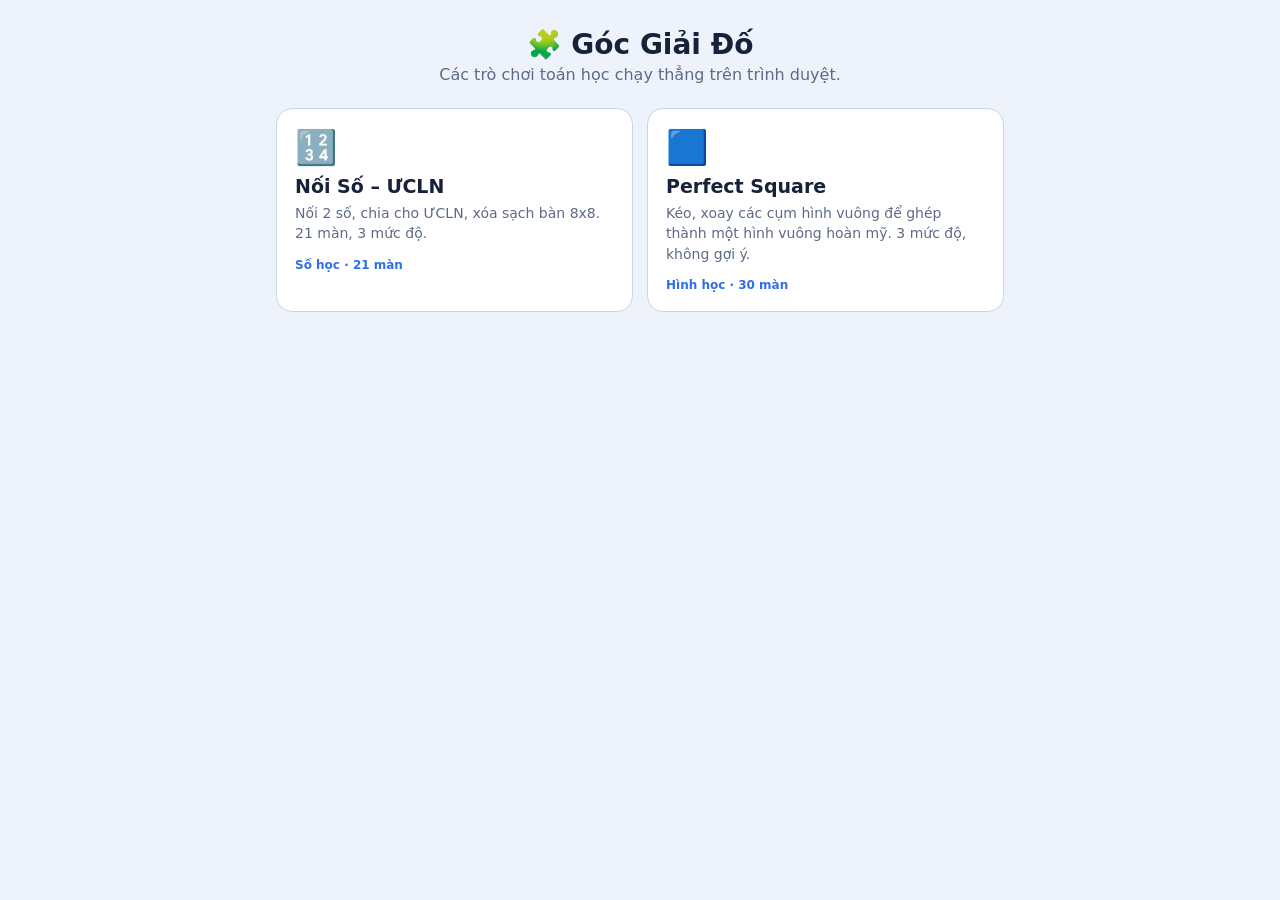
<file: index.html>
<!DOCTYPE html>
<html lang="vi">
<head>
<meta charset="utf-8">
<meta name="viewport" content="width=device-width, initial-scale=1, viewport-fit=cover">
<title>Góc Giải Đố</title>
<link rel="stylesheet" href="style.css">
</head>
<body>
<main class="wrap">
  <h1>🧩 Góc Giải Đố</h1>
  <p class="sub">Các trò chơi toán học chạy thẳng trên trình duyệt.</p>
  <div class="cards" id="cards"></div>
</main>
<script src="games.js"></script>
<script>
  // Thêm game mới: chỉ cần thêm 1 mục vào games.js
  const box = document.getElementById('cards');
  GAMES.forEach(g => {
    const a = document.createElement('a');
    a.className = 'card';
    a.href = g.path;
    a.innerHTML = '<div class="ic">' + g.icon + '</div><h2>' + g.title + '</h2><p>' + g.desc + '</p><span>' + g.tag + '</span>';
    box.appendChild(a);
  });
</script>
</body>
</html>
</file>
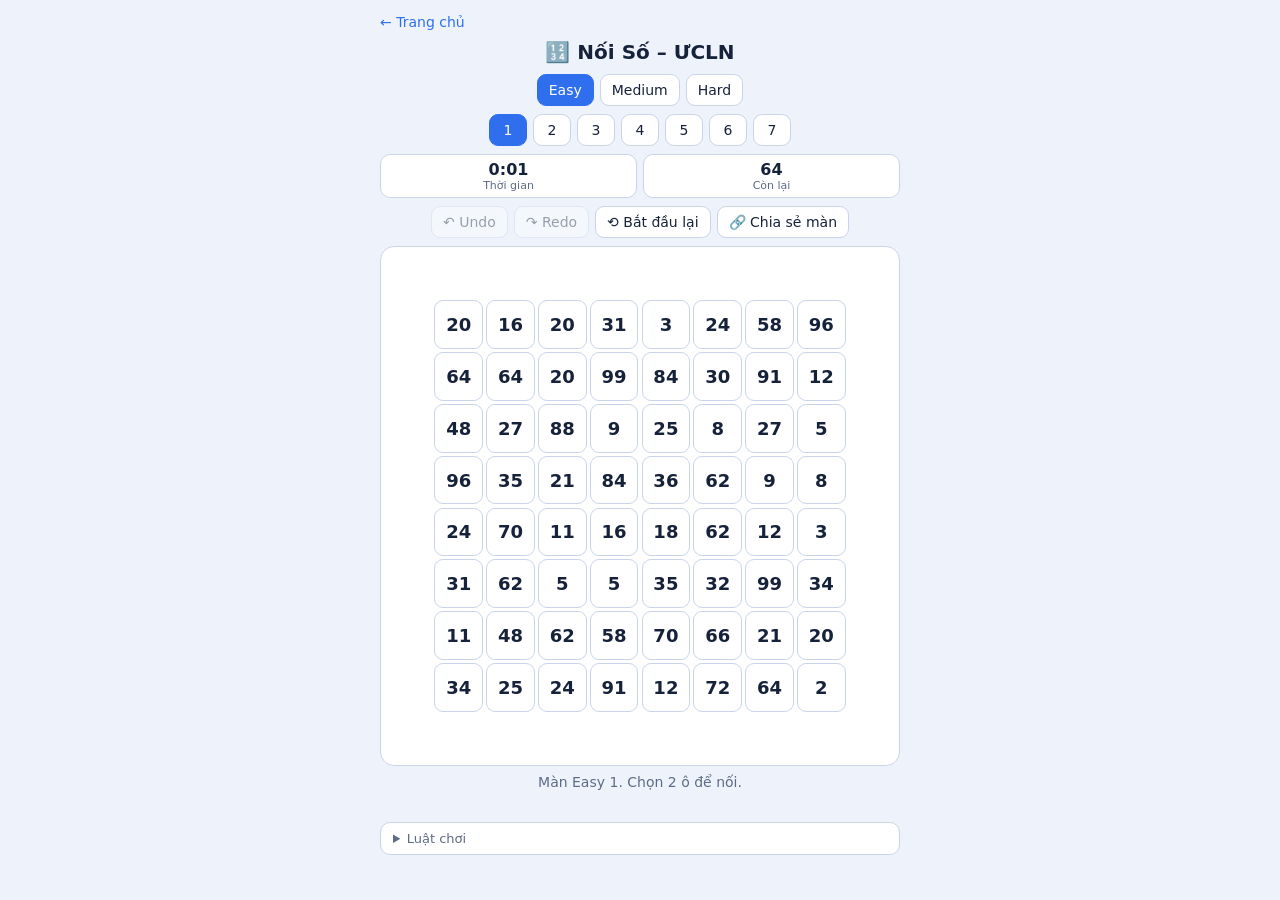
<file: games/number-match/index.html>
<!DOCTYPE html>
<html lang="vi">
<head>
<meta charset="utf-8">
<meta name="viewport" content="width=device-width, initial-scale=1, viewport-fit=cover">
<title>Nối Số – ƯCLN</title>
<link rel="stylesheet" href="style.css">
</head>
<body>
<div class="app">
<a class="back" href="../../index.html">← Trang chủ</a>
<h1>🔢 Nối Số – ƯCLN</h1>
<div class="bar" id="dt"></div>
<div class="bar lv" id="lt"></div>
<div class="stats"><div><b id="t">0:00</b>Thời gian</div><div><b id="r">64</b>Còn lại</div></div>
<div class="bar">
<button id="undo">↶ Undo</button><button id="redo">↷ Redo</button>
<button id="rs">⟲ Bắt đầu lại</button><button id="sh">🔗 Chia sẻ màn</button>
</div>
<div class="share" id="shb"><input id="url" readonly><button id="cp">Sao chép</button></div>
<div class="board"><div class="grid" id="grid"></div>
<svg viewBox="0 0 10 10"><polyline id="ln" points=""/></svg>
<div class="ov" id="ov"><div id="ovt"></div><button class="p" id="nx">Màn tiếp theo</button></div></div>
<div class="msg" id="msg"></div>
<details><summary>Luật chơi</summary>
<p>Chọn 2 ô nối được bằng đường ngang/dọc đi qua ô trống (được đi vòng ngoài bàn), tối đa 3 nét. Cả hai số được chia cho ƯCLN: số nào ra 1 thì biến mất, số khác 1 được thay bằng thương. Nếu ƯCLN = 1 thì không đổi. Xóa sạch bàn là thắng.</p>
<p>Khi hết nước đi hoặc bàn không còn cách giải, game tự xáo các số còn lại thành một thế chắc chắn giải được. Mỗi màn có link riêng (nút Chia sẻ).</p>
<p>Easy: số 2 chữ số. Medium: trộn 2 và 3 chữ số. Hard: chủ yếu 3 chữ số.</p></details>
</div>
<script src="script.js"></script>
</body>
</html>
</file>
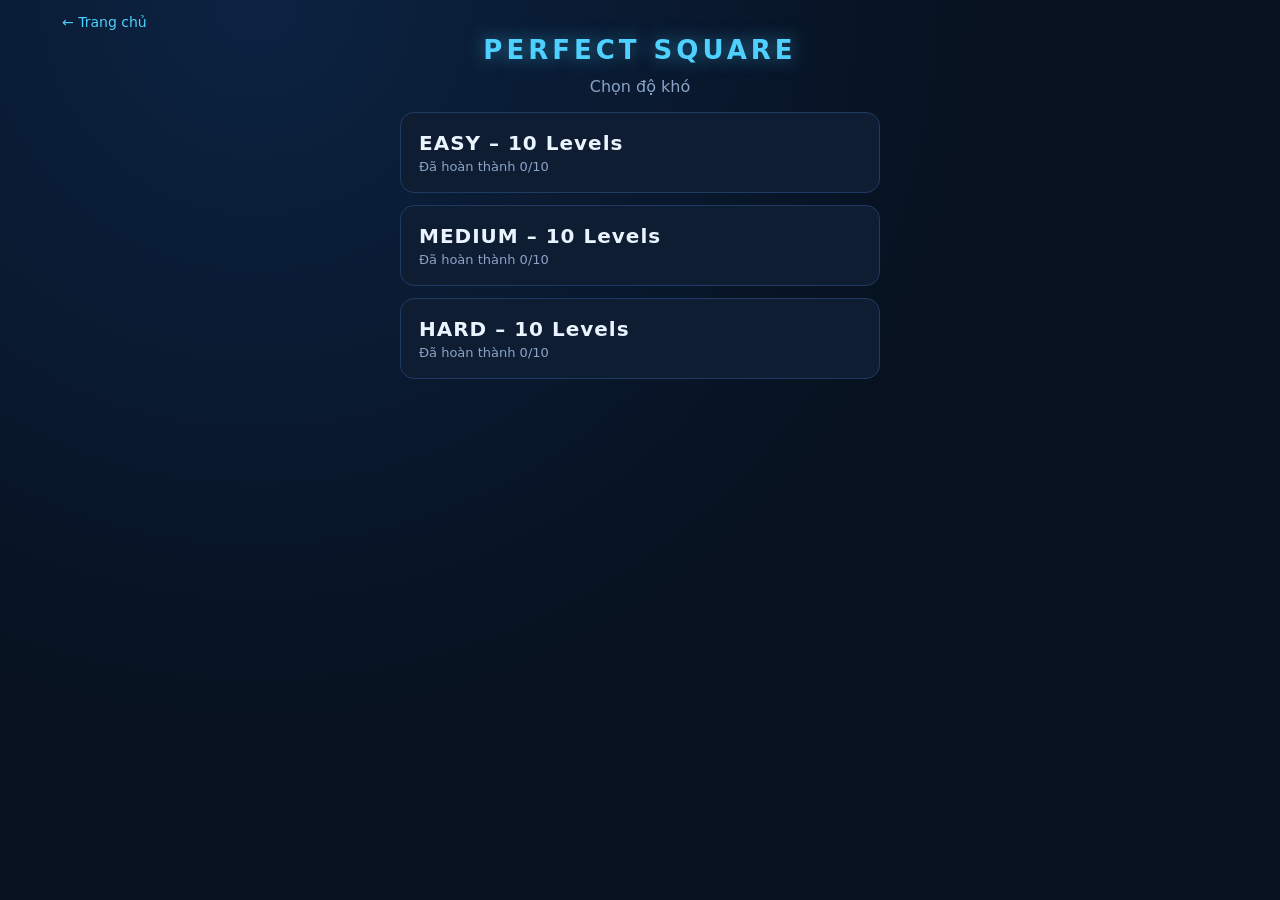
<file: games/perfect-square/index.html>
<!DOCTYPE html>
<html lang="vi">
<head>
<meta charset="utf-8">
<meta name="viewport" content="width=device-width, initial-scale=1, viewport-fit=cover">
<title>PERFECT SQUARE</title>
<link rel="stylesheet" href="style.css">
</head>
<body>
<div class="app">
  <a class="back" href="../../index.html">← Trang chủ</a>
  <h1>PERFECT SQUARE</h1>

  <section id="vMenu">
    <p class="hint">Chọn độ khó</p>
    <div class="diffs" id="diffBox"></div>
  </section>

  <section id="vList" hidden>
    <h2 id="listTitle"></h2>
    <div class="lvgrid" id="lvGrid"></div>
    <div class="tools"><button id="listBack">← Chọn độ khó</button></div>
  </section>

  <section id="vGame" hidden>
    <div class="info">
      <div><b id="lvName">EASY · Level 1</b><small>Màn hiện tại</small></div>
      <div><b id="time">0:00</b><small>Thời gian</small></div>
      <div><b id="cnt">0/0</b><small>Cụm đã đặt</small></div>
    </div>
    <div class="tools">
      <button id="bRestart">⟲ Restart</button>
      <button id="bRotate">⟳ Rotate</button>
      <button id="bReset">↩ Reset</button>
      <button id="bCheck">✔ Check</button>
      <button id="bNext" class="p" disabled>Next Level ▶</button>
    </div>
    <div class="msg" id="msg"></div>
    <!-- Sân chơi hỗn loạn: khung đích + các cụm vứt lung tung, kéo thả tự do -->
    <div class="arena" id="arena">
      <div id="board">
        <div id="win"><div class="wt" id="wt">LEVEL COMPLETED!</div><div id="wtime"></div>
          <div class="wb"><button id="wNext" class="p">Next Level ▶</button><button id="wAgain">Chơi lại</button></div></div>
      </div>
      <div id="pv"></div>
      <div id="layer"></div>
    </div>
    <div class="tools"><button id="gameBack">← Danh sách level</button></div>
  </section>
</div>
<script src="levels.js"></script>
<script src="logic.js"></script>
<script src="script.js"></script>
</body>
</html>
</file>
<file: style.css>
:root{box-sizing:border-box;padding-top:env(safe-area-inset-top,0px);padding-bottom:env(safe-area-inset-bottom,0px);
--bg:#eef3fb;--card:#fff;--ink:#16223a;--mut:#5d6b86;--bd:#c9d4ea;--acc:#2f6fed}
@media (prefers-color-scheme:dark){:root:not([data-theme="light"]){color-scheme:dark;--bg:#0a1220;--card:#121d33;--ink:#e8eefc;--mut:#93a3c4;--bd:#27395f;--acc:#4fd1ff}}
html{scroll-padding-top:env(safe-area-inset-top,0px)}
*{box-sizing:border-box}
body{margin:0;background:var(--bg);color:var(--ink);font-family:system-ui,-apple-system,"Segoe UI",Roboto,sans-serif}
.wrap{max-width:760px;margin:0 auto;padding:28px 16px}
h1{text-align:center;margin:0 0 4px;font-size:28px}
.sub{text-align:center;color:var(--mut);margin:0 0 24px}
.cards{display:grid;grid-template-columns:repeat(auto-fit,minmax(260px,1fr));gap:14px}
.card{display:block;background:var(--card);border:1px solid var(--bd);border-radius:16px;padding:18px;text-decoration:none;color:inherit;transition:transform .15s,border-color .15s}
.card:hover{transform:translateY(-3px);border-color:var(--acc)}
.ic{font-size:34px}
.card h2{margin:8px 0 6px;font-size:19px}
.card p{margin:0 0 10px;color:var(--mut);font-size:14px;line-height:1.45}
.card span{font-size:12px;color:var(--acc);font-weight:600}
</file>
<file: games/number-match/style.css>
:root{box-sizing:border-box;padding-top:env(safe-area-inset-top,0px);padding-bottom:env(safe-area-inset-bottom,0px);
--bg:#eef3fb;--card:#fff;--ink:#16223a;--mut:#5d6b86;--cell:#fff;--bd:#c9d4ea;--acc:#2f6fed;--sel:#ffb938;--line:#e5484d;--ok:#1f9d55}
@media (prefers-color-scheme:dark){:root:not([data-theme="light"]){color-scheme:dark;--bg:#0c1426;--card:#141f38;--ink:#e8eefc;--mut:#93a3c4;--cell:#1d2b4d;--bd:#2c3f6b;--acc:#5b8dff;--sel:#d99a1e;--line:#ff6b6f;--ok:#3ecf7c}}
html{scroll-padding-top:env(safe-area-inset-top,0px)}
*{box-sizing:border-box}
body{margin:0;background:var(--bg);color:var(--ink);font-family:system-ui,-apple-system,"Segoe UI",Roboto,sans-serif;display:flex;justify-content:center;padding:12px}
.app{width:100%;max-width:520px}
h1{font-size:20px;margin:4px 0 10px;text-align:center}
.bar{display:flex;flex-wrap:wrap;gap:6px;justify-content:center;margin-bottom:8px}
button,input{font:inherit;font-size:14px;padding:7px 11px;border-radius:9px;border:1px solid var(--bd);background:var(--card);color:var(--ink);cursor:pointer}
button.on,button.p{background:var(--acc);border-color:var(--acc);color:#fff}
button:disabled{opacity:.4;cursor:not-allowed}
.lv button{min-width:38px;padding:7px 0}
.stats{display:grid;grid-template-columns:repeat(2,1fr);gap:6px;margin-bottom:8px}
.stats div{background:var(--card);border:1px solid var(--bd);border-radius:10px;padding:5px;text-align:center;font-size:11px;color:var(--mut)}
.stats b{display:block;font-size:16px;color:var(--ink)}
.board{position:relative;width:100%;aspect-ratio:1;background:var(--card);border:1px solid var(--bd);border-radius:14px;overflow:hidden}
.grid{position:absolute;inset:0;display:grid;grid-template-columns:repeat(10,1fr);grid-template-rows:repeat(10,1fr)}
.c{margin:3%;border-radius:9px;display:flex;align-items:center;justify-content:center;font-weight:600;font-size:clamp(11px,3.6vw,18px);user-select:none}
.c.f{background:var(--cell);border:1px solid var(--bd);cursor:pointer}
.c.sel{background:var(--sel);color:#111;border-color:var(--sel)}
.c.chg{animation:pop .45s}
@keyframes pop{0%{background:var(--ok);transform:scale(1.2)}100%{transform:scale(1)}}
svg{position:absolute;inset:0;width:100%;height:100%;pointer-events:none}
polyline{fill:none;stroke:var(--line);stroke-width:.09;stroke-linecap:round;stroke-linejoin:round}
.msg{min-height:40px;text-align:center;font-size:14px;margin:8px 0;color:var(--mut)}
.ov{position:absolute;inset:0;display:none;align-items:center;justify-content:center;flex-direction:column;gap:10px;background:rgba(10,18,36,.78);color:#fff;font-size:22px;font-weight:700;text-align:center;padding:16px}
.ov.on{display:flex}
.share{display:none;gap:6px;margin-bottom:8px}.share.on{display:flex}
.share input{flex:1;min-width:0}
details{font-size:13px;color:var(--mut);background:var(--card);border:1px solid var(--bd);border-radius:10px;padding:8px 12px}
.back{display:inline-block;margin:0 0 6px;color:var(--acc);text-decoration:none;font-size:14px}
</file>
<file: games/perfect-square/style.css>
:root{box-sizing:border-box;padding-top:env(safe-area-inset-top,0px);padding-bottom:env(safe-area-inset-bottom,0px);
color-scheme:dark;--bg:#07111f;--card:#0f1d33;--ink:#eaf4ff;--mut:#8aa3c7;--bd:#1f3a63;--cy:#4fd1ff;--bl:#1e8cff;--bad:rgba(255,90,90,.45)}
html{scroll-padding-top:env(safe-area-inset-top,0px)}
*{box-sizing:border-box}
[hidden]{display:none!important}
body{margin:0;background:radial-gradient(circle at 20% 0,#0c2342,var(--bg) 55%);color:var(--ink);font-family:system-ui,-apple-system,"Segoe UI",Roboto,sans-serif;min-height:100vh}
.app{max-width:1180px;margin:0 auto;padding:12px}
.back{color:var(--cy);text-decoration:none;font-size:14px}
h1{margin:4px 0 12px;text-align:center;letter-spacing:4px;font-size:26px;color:var(--cy);text-shadow:0 0 18px rgba(79,209,255,.5)}
h2{text-align:center;margin:6px 0 4px;letter-spacing:2px}
.hint{text-align:center;color:var(--mut);margin:0}
button,input{font:inherit;font-size:14px;padding:7px 12px;border-radius:9px;border:1px solid var(--bd);background:var(--card);color:var(--ink);cursor:pointer}
button:hover:not(:disabled){border-color:var(--cy)}
button.p{background:var(--bl);border-color:var(--cy);color:#fff}
button:disabled{opacity:.4;cursor:not-allowed}
.diffs{display:grid;gap:12px;max-width:480px;margin:16px auto}
.dbtn{padding:18px;text-align:left;border-radius:14px;font-size:20px;font-weight:700;letter-spacing:1px}
.dbtn small{display:block;font-weight:400;font-size:13px;letter-spacing:0;color:var(--mut);margin-top:4px}
.lvgrid{display:grid;grid-template-columns:repeat(5,1fr);gap:10px;max-width:520px;margin:16px auto}
.lv{padding:12px 0;font-size:18px;font-weight:700;text-align:center;border-radius:12px;line-height:1.2}
.lv small{display:block;font-size:10px;font-weight:400;color:var(--mut);margin-top:3px}
.lv.done{border-color:#46e682}.lv.done small{color:#5df2a0}
.lv.cur{border-color:var(--cy);box-shadow:0 0 12px rgba(79,209,255,.45)}
.info{display:grid;grid-template-columns:repeat(3,1fr);gap:8px;max-width:560px;margin:0 auto 8px}
.info div{background:var(--card);border:1px solid var(--bd);border-radius:10px;padding:6px;text-align:center}
.info b{display:block;font-size:16px}
.info small{color:var(--mut);font-size:11px}
.tools{display:flex;flex-wrap:wrap;gap:6px;justify-content:center;margin:8px 0}
.msg{min-height:22px;text-align:center;color:var(--mut);font-size:14px;margin:6px 0 10px}

/* Sân chơi: một vùng chung, khung đích ở góc trái-trên, các cụm vứt lung tung xung quanh */
.arena{position:relative;width:100%;overflow:hidden;border:1px dashed var(--bd);border-radius:10px;background:rgba(15,29,51,.45)}
#board{position:absolute;left:0;top:0;background-color:#0a1a30;box-shadow:inset 0 0 0 2px var(--cy),0 0 24px rgba(79,209,255,.25);
background-image:linear-gradient(to right,rgba(79,209,255,.13) 1px,transparent 1px),linear-gradient(to bottom,rgba(79,209,255,.13) 1px,transparent 1px)}
#board.win{animation:glow 1.4s ease-in-out infinite alternate}
@keyframes glow{from{box-shadow:inset 0 0 0 2px var(--cy),0 0 18px rgba(79,209,255,.4)}to{box-shadow:inset 0 0 0 2px #5df2a0,0 0 60px 8px rgba(93,242,160,.8)}}
#pv{position:absolute;left:0;top:0;pointer-events:none;z-index:3}
#layer{position:absolute;inset:0;pointer-events:none}
.cluster{position:absolute;pointer-events:none}
.cell{position:absolute;pointer-events:auto;display:flex;align-items:center;justify-content:center;color:#fff;font-weight:700;border:2px solid rgba(255,255,255,.75);border-radius:2px;touch-action:none;cursor:grab;user-select:none;-webkit-user-select:none;overflow:hidden}
.cluster.sel{filter:drop-shadow(0 0 5px #fff) drop-shadow(0 0 10px var(--cy))}
.cluster.pop{animation:pop .3s}
@keyframes pop{0%{transform:scale(1.08);filter:brightness(1.5)}100%{transform:scale(1)}}
.cluster.drag{opacity:.85;filter:drop-shadow(0 8px 14px rgba(0,0,0,.5))}
.cluster.drag .cell{cursor:grabbing}
.pcell{position:absolute;border:2px solid rgba(255,255,255,.6);background:rgba(255,255,255,.15);border-radius:2px}
#pv.bad .pcell{background:var(--bad);border-color:#ff5a5a}
#win{position:absolute;inset:0;z-index:40;display:none;flex-direction:column;align-items:center;justify-content:center;gap:10px;background:rgba(5,14,28,.75);text-align:center;padding:12px}
#win.on{display:flex}
.wt{font-size:clamp(16px,4vw,32px);font-weight:800;letter-spacing:3px;color:#5df2a0;text-shadow:0 0 22px #5df2a0}
#wtime{font-size:18px}
.wb{display:flex;gap:8px;flex-wrap:wrap;justify-content:center}
</file>
